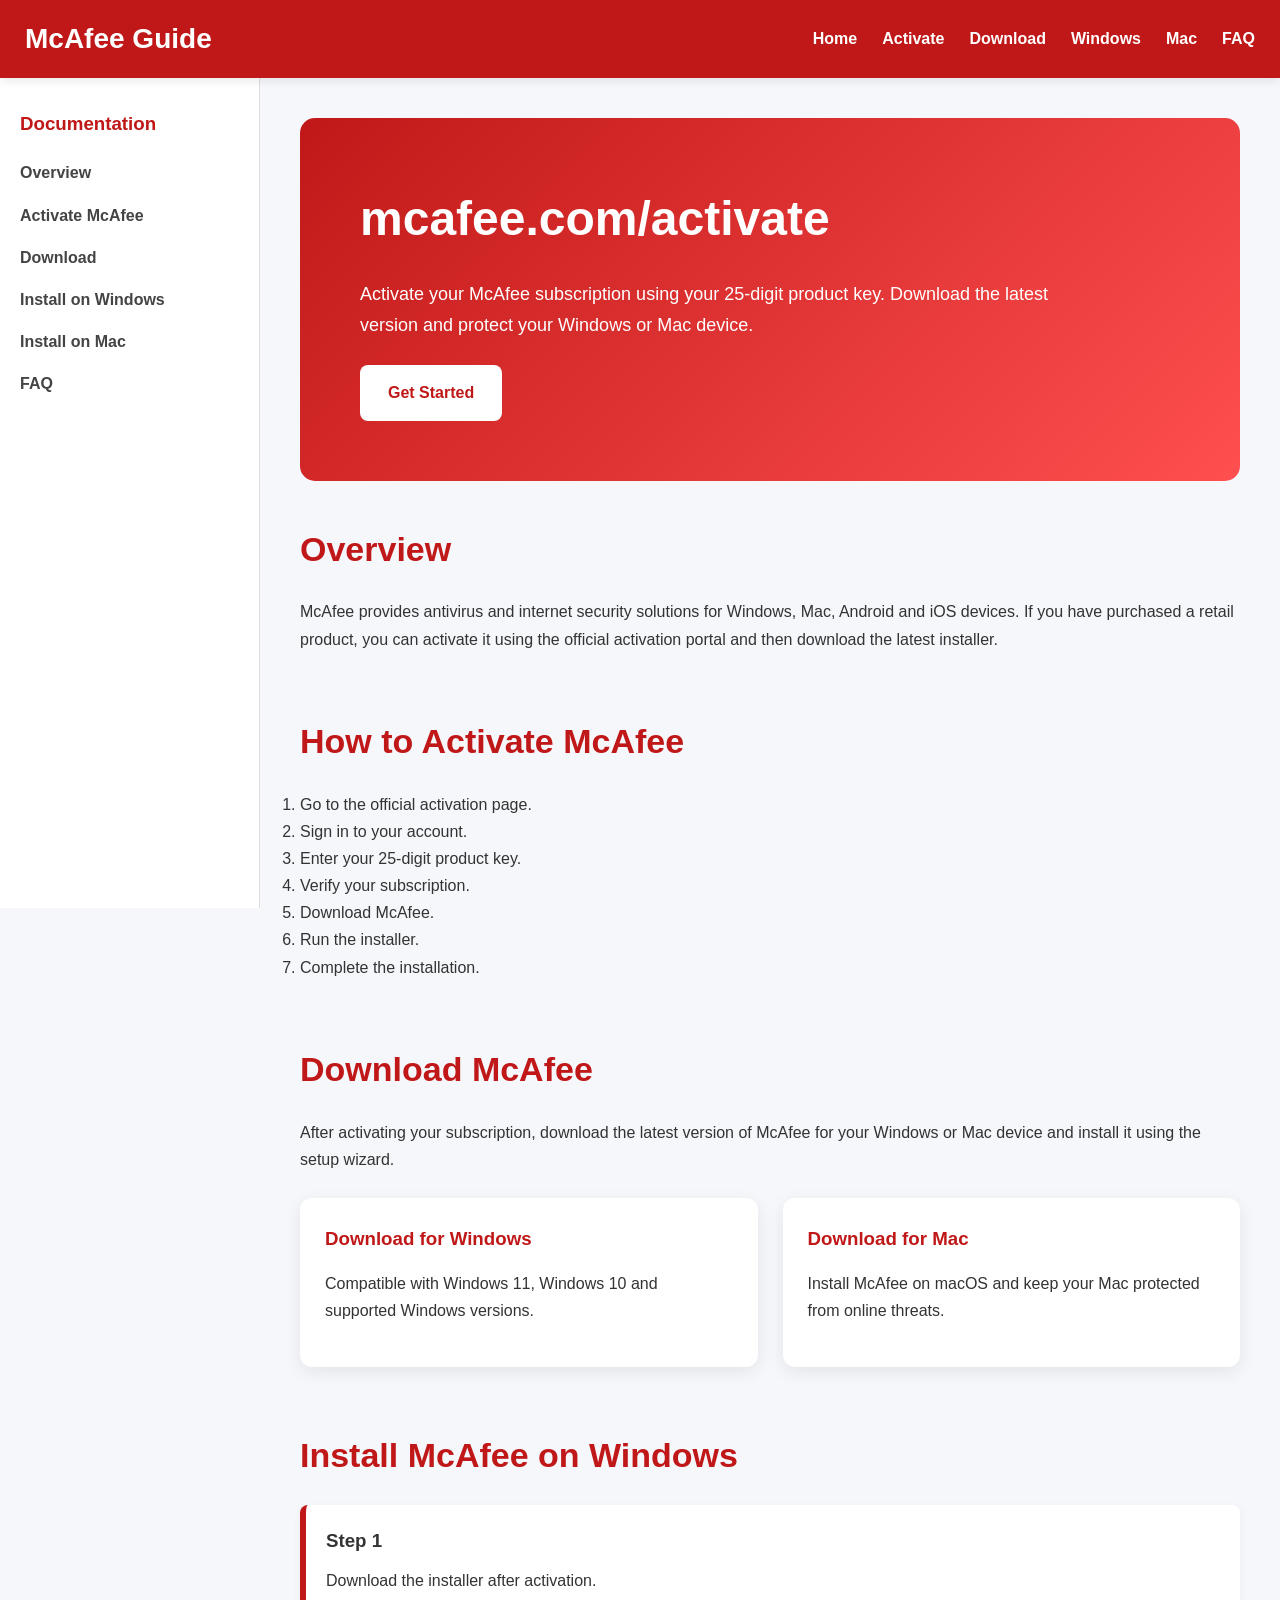
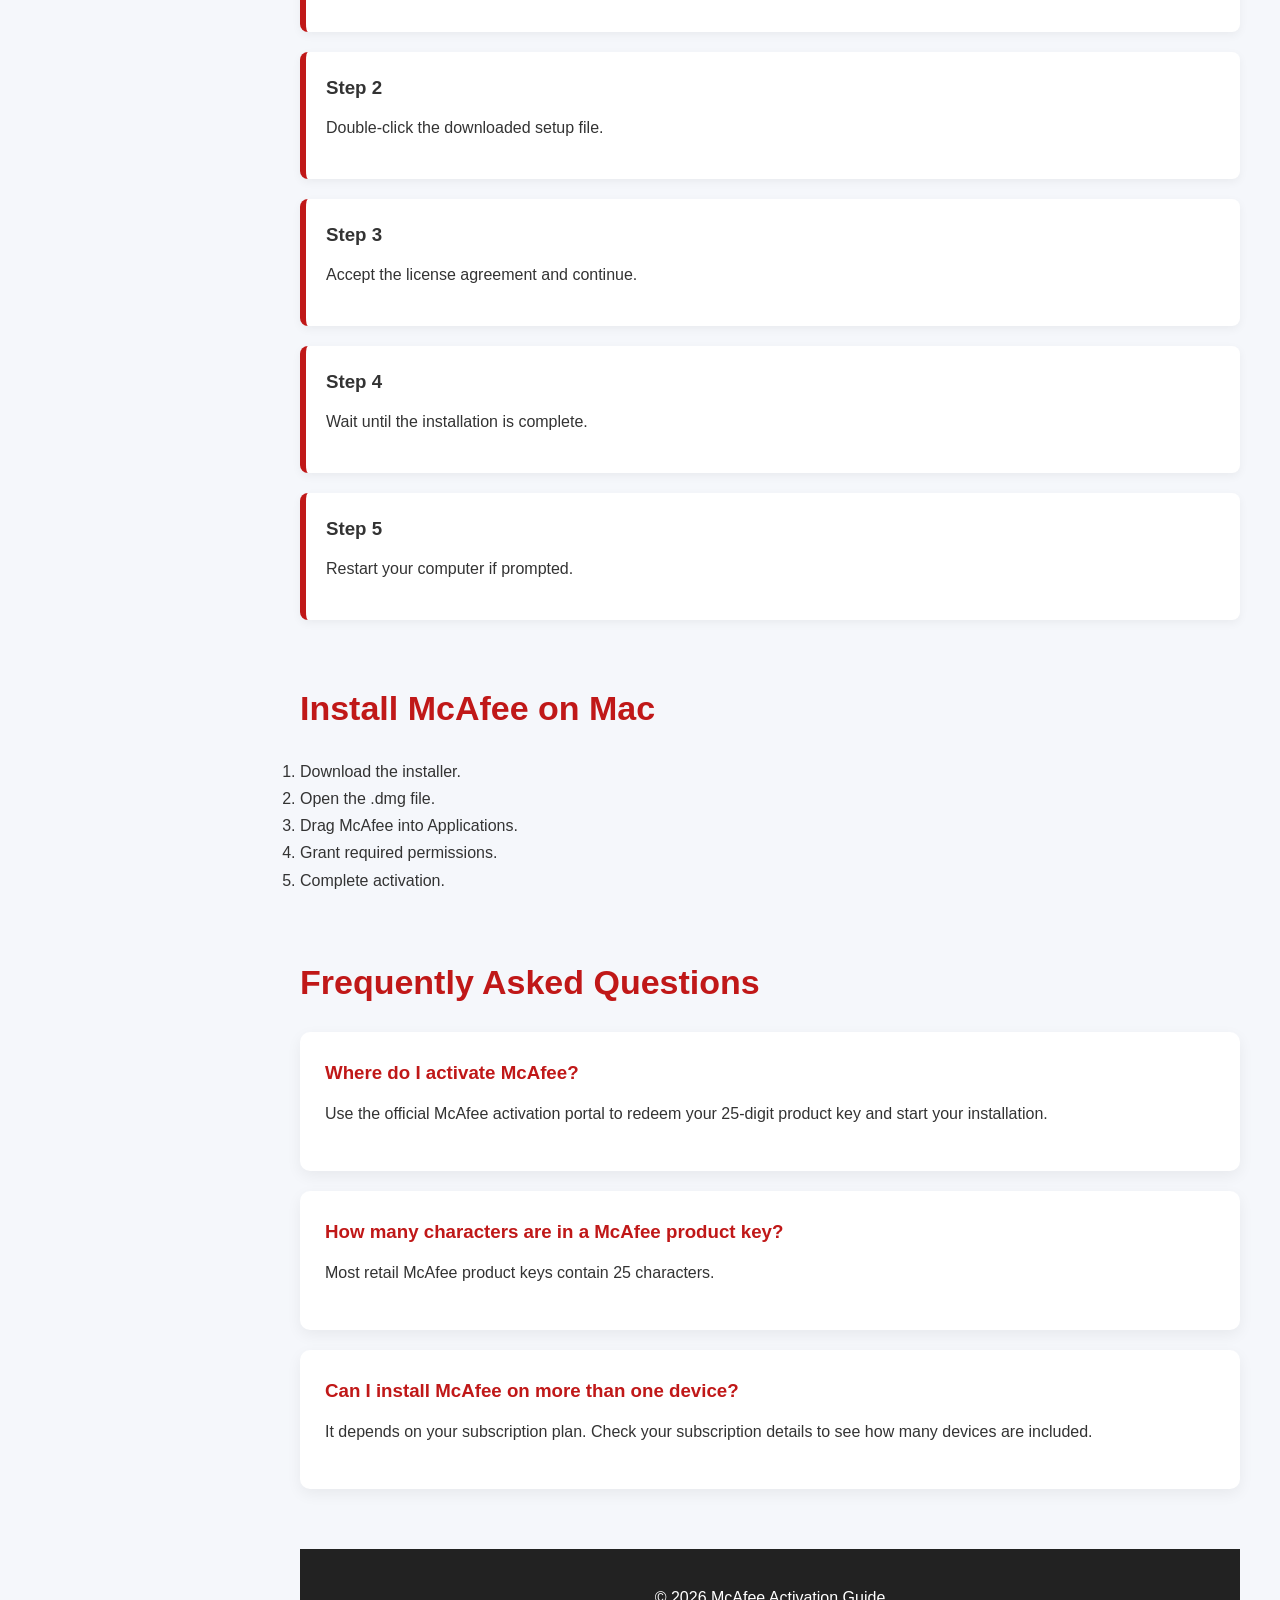
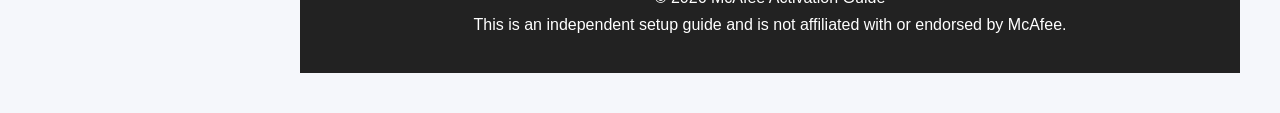
<file: index.html>
<!DOCTYPE html>
<html lang="en">
<head>

<meta charset="UTF-8">
<meta name="viewport" content="width=device-width, initial-scale=1.0">

<title>McAfee.com/Activate | Activate McAfee Using Product Key</title>

<meta name="description" content="Learn how to activate, download and install McAfee security using your 25-digit activation code.">

<meta name="keywords" content="mcafee.com/activate, McAfee Activate, McAfee Download">

<link rel="stylesheet" href="style.css">

</head>

<body>

<header class="header">

<div class="container">

<div class="logo">
<h2>McAfee Guide</h2>
</div>

<nav>

<ul>

<li><a href="#">Home</a></li>

<li><a href="#activate">Activate</a></li>

<li><a href="#download">Download</a></li>

<li><a href="#windows">Windows</a></li>

<li><a href="#mac">Mac</a></li>

<li><a href="#faq">FAQ</a></li>

</ul>

</nav>

</div>

</header>

<div class="wrapper">

<aside class="sidebar">

<h3>Documentation</h3>

<ul>

<li><a href="#overview">Overview</a></li>

<li><a href="#activate">Activate McAfee</a></li>

<li><a href="#download">Download</a></li>

<li><a href="#windows">Install on Windows</a></li>

<li><a href="#mac">Install on Mac</a></li>

<li><a href="#faq">FAQ</a></li>

</ul>

</aside>

<main class="content">

<section class="hero">

<h1>mcafee.com/activate</h1>

<p>

Activate your McAfee subscription using your 25-digit product key.
Download the latest version and protect your Windows or Mac device.

</p>

<a href="#activate" class="button">Get Started</a>

</section>

<section id="overview">

<h2>Overview</h2>

<p>

McAfee provides antivirus and internet security solutions for Windows,
Mac, Android and iOS devices. If you have purchased a retail product,
you can activate it using the official activation portal and then
download the latest installer.

</p>

</section>

<section id="activate">

<h2>How to Activate McAfee</h2>

<ol>

<li>Go to the official activation page.</li>

<li>Sign in to your account.</li>

<li>Enter your 25-digit product key.</li>

<li>Verify your subscription.</li>

<li>Download McAfee.</li>

<li>Run the installer.</li>

<li>Complete the installation.</li>

</ol>

</section>
<section id="download">

<h2>Download McAfee</h2>

<p>
After activating your subscription, download the latest version of McAfee
for your Windows or Mac device and install it using the setup wizard.
</p>

<div class="card-grid">

<div class="card">
<h3>Download for Windows</h3>
<p>Compatible with Windows 11, Windows 10 and supported Windows versions.</p>
</div>

<div class="card">
<h3>Download for Mac</h3>
<p>Install McAfee on macOS and keep your Mac protected from online threats.</p>
</div>

</div>

</section>

<section id="windows">

<h2>Install McAfee on Windows</h2>

<div class="step">

<h3>Step 1</h3>

<p>Download the installer after activation.</p>

</div>

<div class="step">

<h3>Step 2</h3>

<p>Double-click the downloaded setup file.</p>

</div>

<div class="step">

<h3>Step 3</h3>

<p>Accept the license agreement and continue.</p>

</div>

<div class="step">

<h3>Step 4</h3>

<p>Wait until the installation is complete.</p>

</div>

<div class="step">

<h3>Step 5</h3>

<p>Restart your computer if prompted.</p>

</div>

</section>

<section id="mac">

<h2>Install McAfee on Mac</h2>

<ol>

<li>Download the installer.</li>

<li>Open the .dmg file.</li>

<li>Drag McAfee into Applications.</li>

<li>Grant required permissions.</li>

<li>Complete activation.</li>

</ol>

</section>

<section id="faq">

<h2>Frequently Asked Questions</h2>

<div class="faq">

<h3>Where do I activate McAfee?</h3>

<p>
Use the official McAfee activation portal to redeem your 25-digit product
key and start your installation.
</p>

</div>

<div class="faq">

<h3>How many characters are in a McAfee product key?</h3>

<p>
Most retail McAfee product keys contain 25 characters.
</p>

</div>

<div class="faq">

<h3>Can I install McAfee on more than one device?</h3>

<p>
It depends on your subscription plan. Check your subscription details to
see how many devices are included.
</p>

</div>

</section>

<footer>

<p>

© 2026 McAfee Activation Guide

</p>

<p>

This is an independent setup guide and is not affiliated with or endorsed
by McAfee.

</p>

</footer>

</main>

</div>

<script src="script.js"></script>

</body>

</html>
</file>
<file: style.css>
/* ==========================
   McAfee Guide Style Sheet
========================== */

*{
margin:0;
padding:0;
box-sizing:border-box;
}

html{
scroll-behavior:smooth;
}

body{
font-family:Arial,Helvetica,sans-serif;
background:#f5f7fb;
color:#333;
line-height:1.7;
}

/* Header */

.header{
position:sticky;
top:0;
z-index:999;
background:#c01818;
box-shadow:0 2px 10px rgba(0,0,0,.1);
}

.container{
max-width:1300px;
margin:auto;
display:flex;
justify-content:space-between;
align-items:center;
padding:15px 25px;
}

.logo h2{
color:#fff;
font-size:28px;
}

nav ul{
display:flex;
list-style:none;
gap:25px;
}

nav a{
color:#fff;
text-decoration:none;
font-weight:bold;
transition:.3s;
}

nav a:hover{
color:#ffe082;
}

/* Layout */

.wrapper{
display:flex;
max-width:1400px;
margin:auto;
}

/* Sidebar */

.sidebar{
width:260px;
background:#fff;
padding:30px 20px;
border-right:1px solid #ddd;
position:sticky;
top:70px;
height:calc(100vh - 70px);
overflow:auto;
}

.sidebar h3{
margin-bottom:20px;
color:#c01818;
}

.sidebar ul{
list-style:none;
}

.sidebar li{
margin:15px 0;
}

.sidebar a{
text-decoration:none;
color:#444;
font-weight:600;
transition:.3s;
}

.sidebar a:hover{
color:#c01818;
padding-left:5px;
}

/* Main */

.content{
flex:1;
padding:40px;
}

/* Hero */

.hero{
background:linear-gradient(135deg,#c01818,#ff4f4f);
color:#fff;
padding:60px;
border-radius:15px;
margin-bottom:40px;
}

.hero h1{
font-size:48px;
margin-bottom:20px;
}

.hero p{
font-size:18px;
max-width:700px;
margin-bottom:25px;
}

.button{
display:inline-block;
background:#fff;
color:#c01818;
padding:14px 28px;
border-radius:8px;
font-weight:bold;
text-decoration:none;
}

.button:hover{
background:#ffe082;
}

/* Sections */

section{
margin-bottom:60px;
}

section h2{
font-size:34px;
margin-bottom:20px;
color:#c01818;
}

section p{
margin-bottom:18px;
}

/* Cards */

.card-grid{
display:grid;
grid-template-columns:repeat(auto-fit,minmax(280px,1fr));
gap:25px;
margin-top:25px;
}

.card{
background:#fff;
padding:25px;
border-radius:12px;
box-shadow:0 5px 18px rgba(0,0,0,.08);
transition:.3s;
}

.card:hover{
transform:translateY(-6px);
}

.card h3{
margin-bottom:15px;
color:#c01818;
}

/* Steps */

.step{
background:#fff;
padding:20px;
margin-bottom:20px;
border-left:6px solid #c01818;
border-radius:8px;
box-shadow:0 3px 10px rgba(0,0,0,.05);
}

.step h3{
margin-bottom:10px;
}

/* FAQ */

.faq{
background:#fff;
padding:25px;
margin-bottom:20px;
border-radius:10px;
box-shadow:0 5px 15px rgba(0,0,0,.06);
}

.faq h3{
color:#c01818;
margin-bottom:12px;
}

/* Footer */

footer{
background:#222;
color:#fff;
text-align:center;
padding:35px;
margin-top:60px;
}

/* Responsive */

@media(max-width:992px){

.wrapper{
flex-direction:column;
}

.sidebar{
width:100%;
position:relative;
height:auto;
top:0;
border-right:none;
border-bottom:1px solid #ddd;
}

.content{
padding:25px;
}

.hero{
padding:40px;
}

.hero h1{
font-size:36px;
}

.container{
flex-direction:column;
gap:15px;
}

nav ul{
flex-wrap:wrap;
justify-content:center;
}

}

@media(max-width:600px){

.hero h1{
font-size:30px;
}

section h2{
font-size:28px;
}

.button{
display:block;
text-align:center;
}

}
</file>
